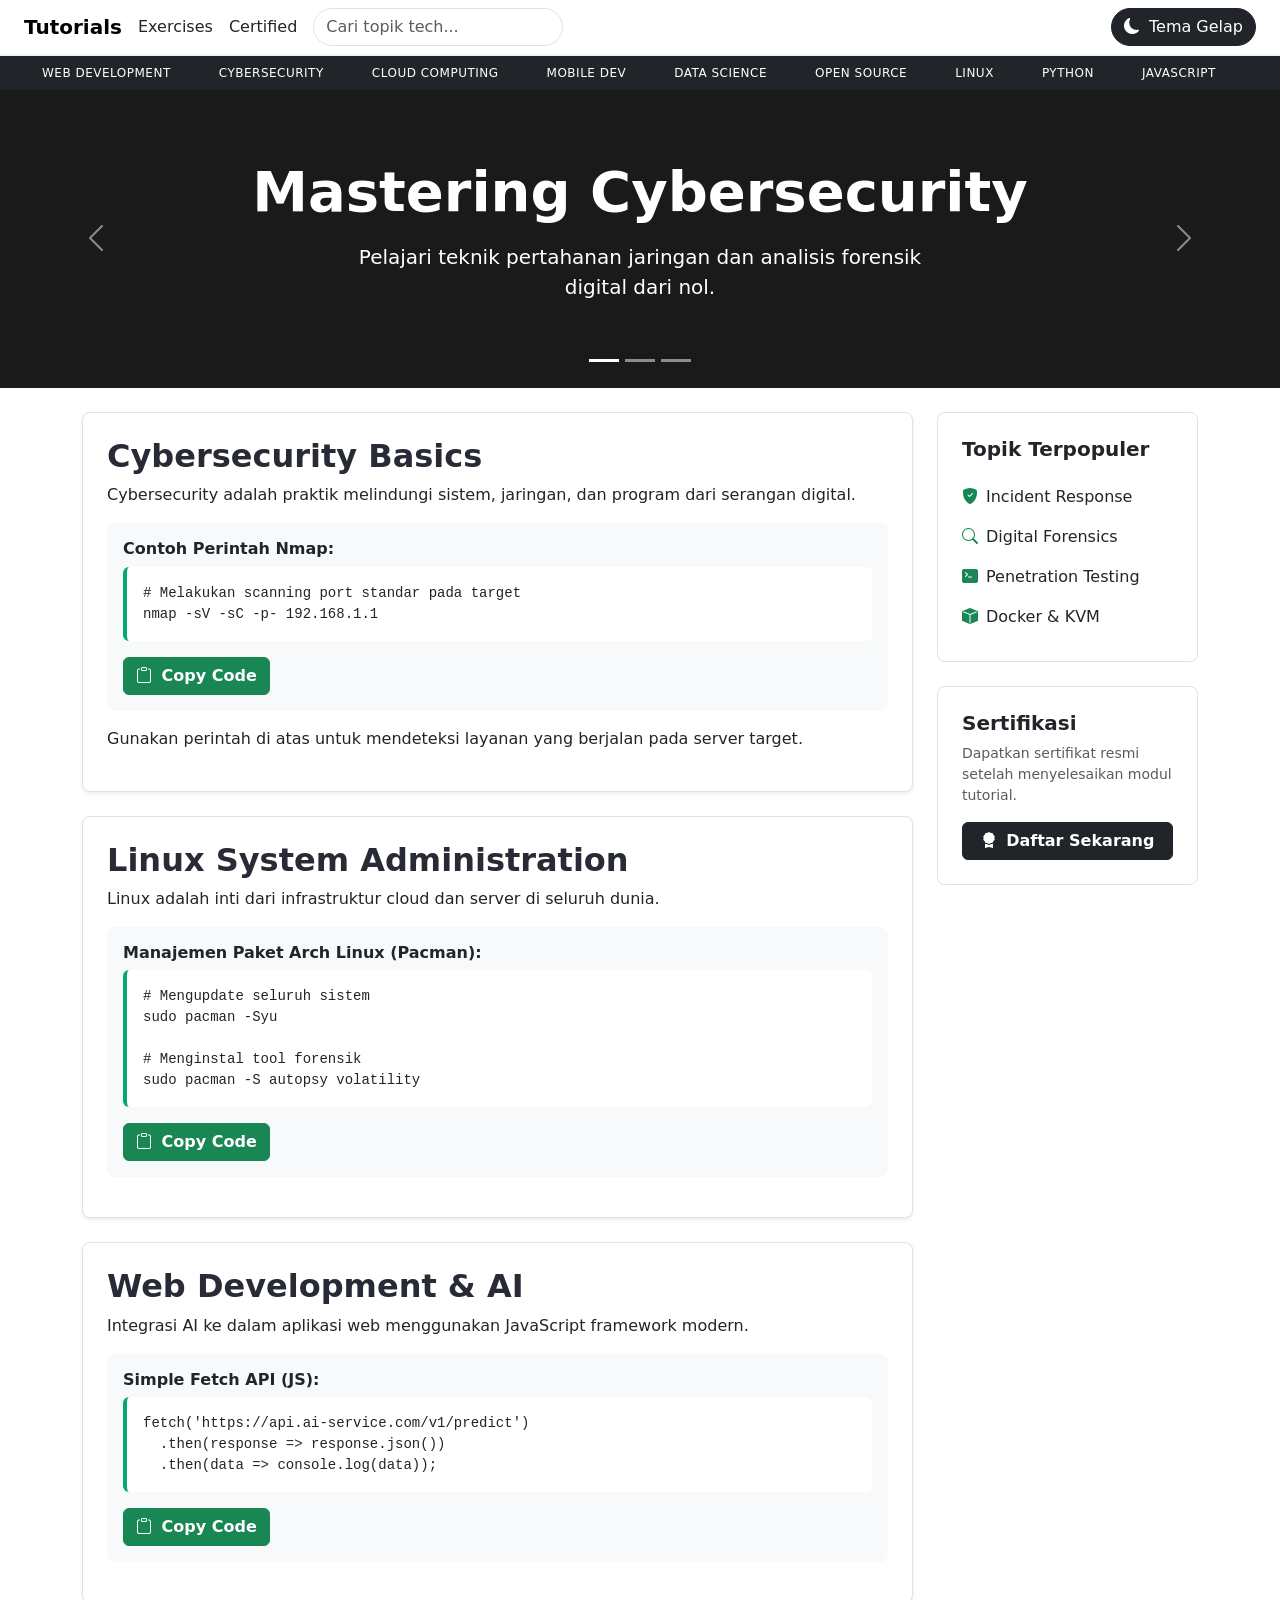
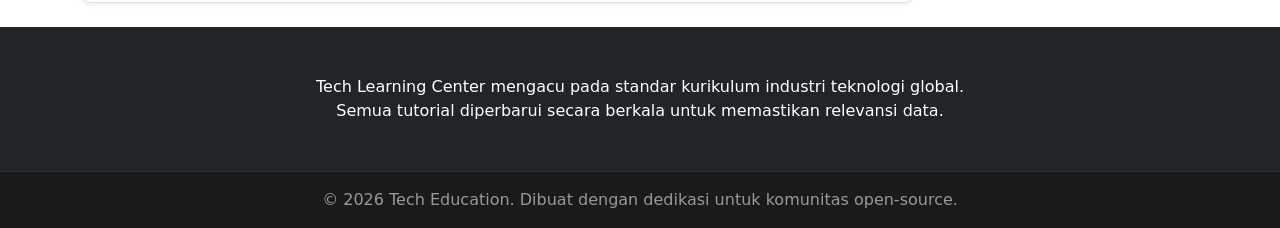
<file: tugas-bootstrap-1096.html>
<!DOCTYPE html>
<html lang="id">
<head>
    <meta charset="UTF-8">
    <meta name="viewport" content="width=device-width, initial-scale=1.0">
    <title>Tugas bootstrap</title>
    <link rel="stylesheet" href="https://cdn.jsdelivr.net/npm/bootstrap@5.3.3/dist/css/bootstrap.min.css">
    <link rel="stylesheet" href="https://cdn.jsdelivr.net/npm/bootstrap-icons@1.11.3/font/bootstrap-icons.min.css">
    <style>

        .nav-bottom {
            top: 56px;
        }

        .nav-bottom-scroll {
            overflow-x: auto;
            white-space: nowrap;
        }
        .nav-bottom-scroll::-webkit-scrollbar { display: none; }
        .nav-bottom-scroll .nav-link {
            display: inline-block;
            font-size: 12px;
            text-transform: uppercase;
            letter-spacing: 0.5px;
        }

        .carousel-item { height: 300px; }
        .carousel-item .slide-inner {
            height: 100%;
            display: flex;
            flex-direction: column;
            align-items: center;
            justify-content: center;
        }
        .carousel-item:nth-child(1) { background: #1a1a1a; }
        .carousel-item:nth-child(2) { background: #04AA6D; }
        .carousel-item:nth-child(3) { background: #2196F3; }

        .code-block {
            border-left: 4px solid #04AA6D;
            font-family: 'Courier New', Courier, monospace;
            font-size: 14px;
            white-space: pre;
            overflow-x: auto;
        }

        body.dark-mode { background-color: #121212 !important; color: #e0e0e0 !important; }
        body.dark-mode .navbar-top         { background: #1e1e1e !important; }
        body.dark-mode .navbar-top .nav-link,
        body.dark-mode .navbar-top .navbar-brand { color: #fff !important; }
        body.dark-mode .card               { background: #1e1e1e !important; border-color: #333 !important; }
        body.dark-mode .bg-light           { background: #2d2d2d !important; }
        body.dark-mode .code-block         { background: #121212 !important; color: #76ff03 !important; }
        body.dark-mode .card-title         { color: #fff !important; }
        body.dark-mode .list-group-item    { color: #e0e0e0 !important; }
        body.dark-mode .text-muted         { color: #aaa !important; }
    </style>
</head>
<body>

    <nav class="navbar navbar-expand-lg bg-white shadow-sm sticky-top navbar-top">
        <div class="container-fluid px-4">
            <div class="d-flex align-items-center gap-3">
                <a class="navbar-brand fw-bold p-0 me-0" href="#">Tutorials</a>
                <a class="nav-link text-dark" href="#">Exercises</a>
                <a class="nav-link text-dark" href="#">Certified</a>
            </div>
            <div class="ms-3 d-none d-md-block ">
                <input type="search" class="form-control rounded-pill" placeholder="Cari topik tech..." style="min-width:250px;">
            </div>
            <button class="btn btn-dark rounded-pill ms-auto" id="darkModeToggle" type="button">
                <i class="bi bi-moon-fill me-1"></i> Tema Gelap
            </button>
        </div>
    </nav>

    <nav class="navbar nav-bottom sticky-top bg-dark py-2 px-3" style="z-index:999;">
        <div class="nav-bottom-scroll w-100 d-flex justify-content-center fs-5 gap-5">
            <a class="nav-link text-white d-inline" href="#">AI &amp; Machine Learning</a>
            <a class="nav-link text-white d-inline" href="#">Web Development</a>
            <a class="nav-link text-white d-inline" href="#">Cybersecurity</a>
            <a class="nav-link text-white d-inline" href="#">Cloud Computing</a>
            <a class="nav-link text-white d-inline" href="#">Mobile Dev</a>
            <a class="nav-link text-white d-inline" href="#">Data Science</a>
            <a class="nav-link text-white d-inline" href="#">Open Source</a>
            <a class="nav-link text-white d-inline" href="#">Linux</a>
            <a class="nav-link text-white d-inline" href="#">Python</a>
            <a class="nav-link text-white d-inline" href="#">JavaScript</a>
            <a class="nav-link text-white d-inline" href="#">Blockchain</a>
            <a class="nav-link text-white d-inline" href="#">DevOps</a>
        </div>
    </nav>

    <div id="mainSlider" class="carousel slide" data-bs-ride="carousel" data-bs-interval="5000">
        <div class="carousel-inner">
            <div class="carousel-item active">
                <div class="slide-inner text-white text-center px-3">
                    <h1 class="fw-bold display-4">Mastering Cybersecurity</h1>
                    <p class="fs-5 mt-2" style="max-width:600px;">Pelajari teknik pertahanan jaringan dan analisis forensik digital dari nol.</p>
                </div>
            </div>
            <div class="carousel-item">
                <div class="slide-inner text-white text-center px-3">
                    <h1 class="fw-bold display-4">Linux for Professionals</h1>
                    <p class="fs-5 mt-2" style="max-width:600px;">Optimalkan workflow Anda dengan Arch Linux dan manajemen sistem tingkat lanjut.</p>
                </div>
            </div>
            <div class="carousel-item">
                <div class="slide-inner text-white text-center px-3">
                    <h1 class="fw-bold display-4">Artificial Intelligence</h1>
                    <p class="fs-5 mt-2" style="max-width:600px;">Membangun model Machine Learning masa depan dengan Python dan TensorFlow.</p>
                </div>
            </div>
        </div>
        <button class="carousel-control-prev" type="button" data-bs-target="#mainSlider" data-bs-slide="prev">
            <span class="carousel-control-prev-icon"></span>
        </button>
        <button class="carousel-control-next" type="button" data-bs-target="#mainSlider" data-bs-slide="next">
            <span class="carousel-control-next-icon"></span>
        </button>
        <div class="carousel-indicators">
            <button type="button" data-bs-target="#mainSlider" data-bs-slide-to="0" class="active"></button>
            <button type="button" data-bs-target="#mainSlider" data-bs-slide-to="1"></button>
            <button type="button" data-bs-target="#mainSlider" data-bs-slide-to="2"></button>
        </div>
    </div>

    <div class="container-xl my-4">
        <div class="row g-4">

            <div class="col-lg-9 d-flex flex-column gap-4">

                <div class="card border rounded-3 shadow-sm">
                    <div class="card-body p-4">
                        <h2 class="card-title fw-bold" style="color:#282A35;">Cybersecurity Basics</h2>
                        <p class="card-text">Cybersecurity adalah praktik melindungi sistem, jaringan, dan program dari serangan digital.</p>
                        <div class="bg-light p-3 rounded-3 my-3">
                            <h6 class="fw-bold">Contoh Perintah Nmap:</h6>
                            <div class="code-block bg-white p-3 rounded mb-3" id="code1"># Melakukan scanning port standar pada target
nmap -sV -sC -p- 192.168.1.1</div>
                            <button class="btn btn-success fw-bold copy-btn" data-target="code1" type="button">
                                <i class="bi bi-clipboard me-1"></i> Copy Code
                            </button>
                        </div>
                        <p>Gunakan perintah di atas untuk mendeteksi layanan yang berjalan pada server target.</p>
                    </div>
                </div>

                <div class="card border rounded-3 shadow-sm">
                    <div class="card-body p-4">
                        <h2 class="card-title fw-bold" style="color:#282A35;">Linux System Administration</h2>
                        <p class="card-text">Linux adalah inti dari infrastruktur cloud dan server di seluruh dunia.</p>
                        <div class="bg-light p-3 rounded-3 my-3">
                            <h6 class="fw-bold">Manajemen Paket Arch Linux (Pacman):</h6>
                            <div class="code-block bg-white p-3 rounded mb-3" id="code2"># Mengupdate seluruh sistem
sudo pacman -Syu

# Menginstal tool forensik
sudo pacman -S autopsy volatility</div>
                            <button class="btn btn-success fw-bold copy-btn" data-target="code2" type="button">
                                <i class="bi bi-clipboard me-1"></i> Copy Code
                            </button>
                        </div>
                    </div>
                </div>

                <div class="card border rounded-3 shadow-sm">
                    <div class="card-body p-4">
                        <h2 class="card-title fw-bold" style="color:#282A35;">Web Development &amp; AI</h2>
                        <p class="card-text">Integrasi AI ke dalam aplikasi web menggunakan JavaScript framework modern.</p>
                        <div class="bg-light p-3 rounded-3 my-3">
                            <h6 class="fw-bold">Simple Fetch API (JS):</h6>
                            <div class="code-block bg-white p-3 rounded mb-3" id="code3">fetch('https://api.ai-service.com/v1/predict')
  .then(response => response.json())
  .then(data => console.log(data));</div>
                            <button class="btn btn-success fw-bold copy-btn" data-target="code3" type="button">
                                <i class="bi bi-clipboard me-1"></i> Copy Code
                            </button>
                        </div>
                    </div>
                </div>

            </div>

            <div class="col-lg-3 d-flex flex-column gap-4">

                <div class="card border rounded-3">
                    <div class="card-body p-4">
                        <h5 class="card-title fw-bold mb-3">Topik Terpopuler</h5>
                        <ul class="list-group list-group-flush">
                            <li class="list-group-item bg-transparent border-0 ps-0">
                                <i class="bi bi-shield-fill-check text-success me-2"></i>Incident Response
                            </li>
                            <li class="list-group-item bg-transparent border-0 ps-0">
                                <i class="bi bi-search text-success me-2"></i>Digital Forensics
                            </li>
                            <li class="list-group-item bg-transparent border-0 ps-0">
                                <i class="bi bi-terminal-fill text-success me-2"></i>Penetration Testing
                            </li>
                            <li class="list-group-item bg-transparent border-0 ps-0">
                                <i class="bi bi-box-fill text-success me-2"></i>Docker &amp; KVM
                            </li>
                        </ul>
                    </div>
                </div>

                <div class="card border rounded-3">
                    <div class="card-body p-4">
                        <h5 class="card-title fw-bold mb-2">Sertifikasi</h5>
                        <p class="card-text text-muted small">Dapatkan sertifikat resmi setelah menyelesaikan modul tutorial.</p>
                        <button class="btn btn-dark w-100 fw-bold" type="button">
                            <i class="bi bi-award-fill me-1"></i> Daftar Sekarang
                        </button>
                    </div>
                </div>

            </div>

        </div>
    </div>

    <footer>
        <div class="bg-dark text-white text-center py-5 px-3">
            <p class="mb-0">Tech Learning Center mengacu pada standar kurikulum industri teknologi global.<br>
            Semua tutorial diperbarui secara berkala untuk memastikan relevansi data.</p>
        </div>
        <div class="text-center py-3 px-3" style="background:#1a1a1a; color:#999; border-top:1px solid #333;">
            <p class="mb-0">&copy; 2026 Tech Education. Dibuat dengan dedikasi untuk komunitas open-source.</p>
        </div>
    </footer>

    <script src="https://cdn.jsdelivr.net/npm/bootstrap@5.3.3/dist/js/bootstrap.bundle.min.js"></script>

    <script>
        document.querySelectorAll('.copy-btn').forEach(btn => {
            btn.addEventListener('click', () => {
                const targetId = btn.getAttribute('data-target');
                const codeText = document.getElementById(targetId).innerText;

                navigator.clipboard.writeText(codeText).then(() => {
                    const original = btn.innerHTML;
                    btn.innerHTML = '<i class="bi bi-clipboard-check me-1"></i> Tersalin!';
                    btn.classList.replace('btn-success', 'btn-primary');

                    setTimeout(() => {
                        btn.innerHTML = original;
                        btn.classList.replace('btn-primary', 'btn-success');
                    }, 2000);
                });
            });
        });


        const themeBtn = document.getElementById('darkModeToggle');

        themeBtn.addEventListener('click', () => {
            document.body.classList.toggle('dark-mode');

            if (document.body.classList.contains('dark-mode')) {
                themeBtn.innerHTML = '<i class="bi bi-sun-fill me-1"></i> Tema Terang';
            } else {
                themeBtn.innerHTML = '<i class="bi bi-moon-fill me-1"></i> Tema Gelap';
            }
        });

    </script>

</body>
</html>
</file>
